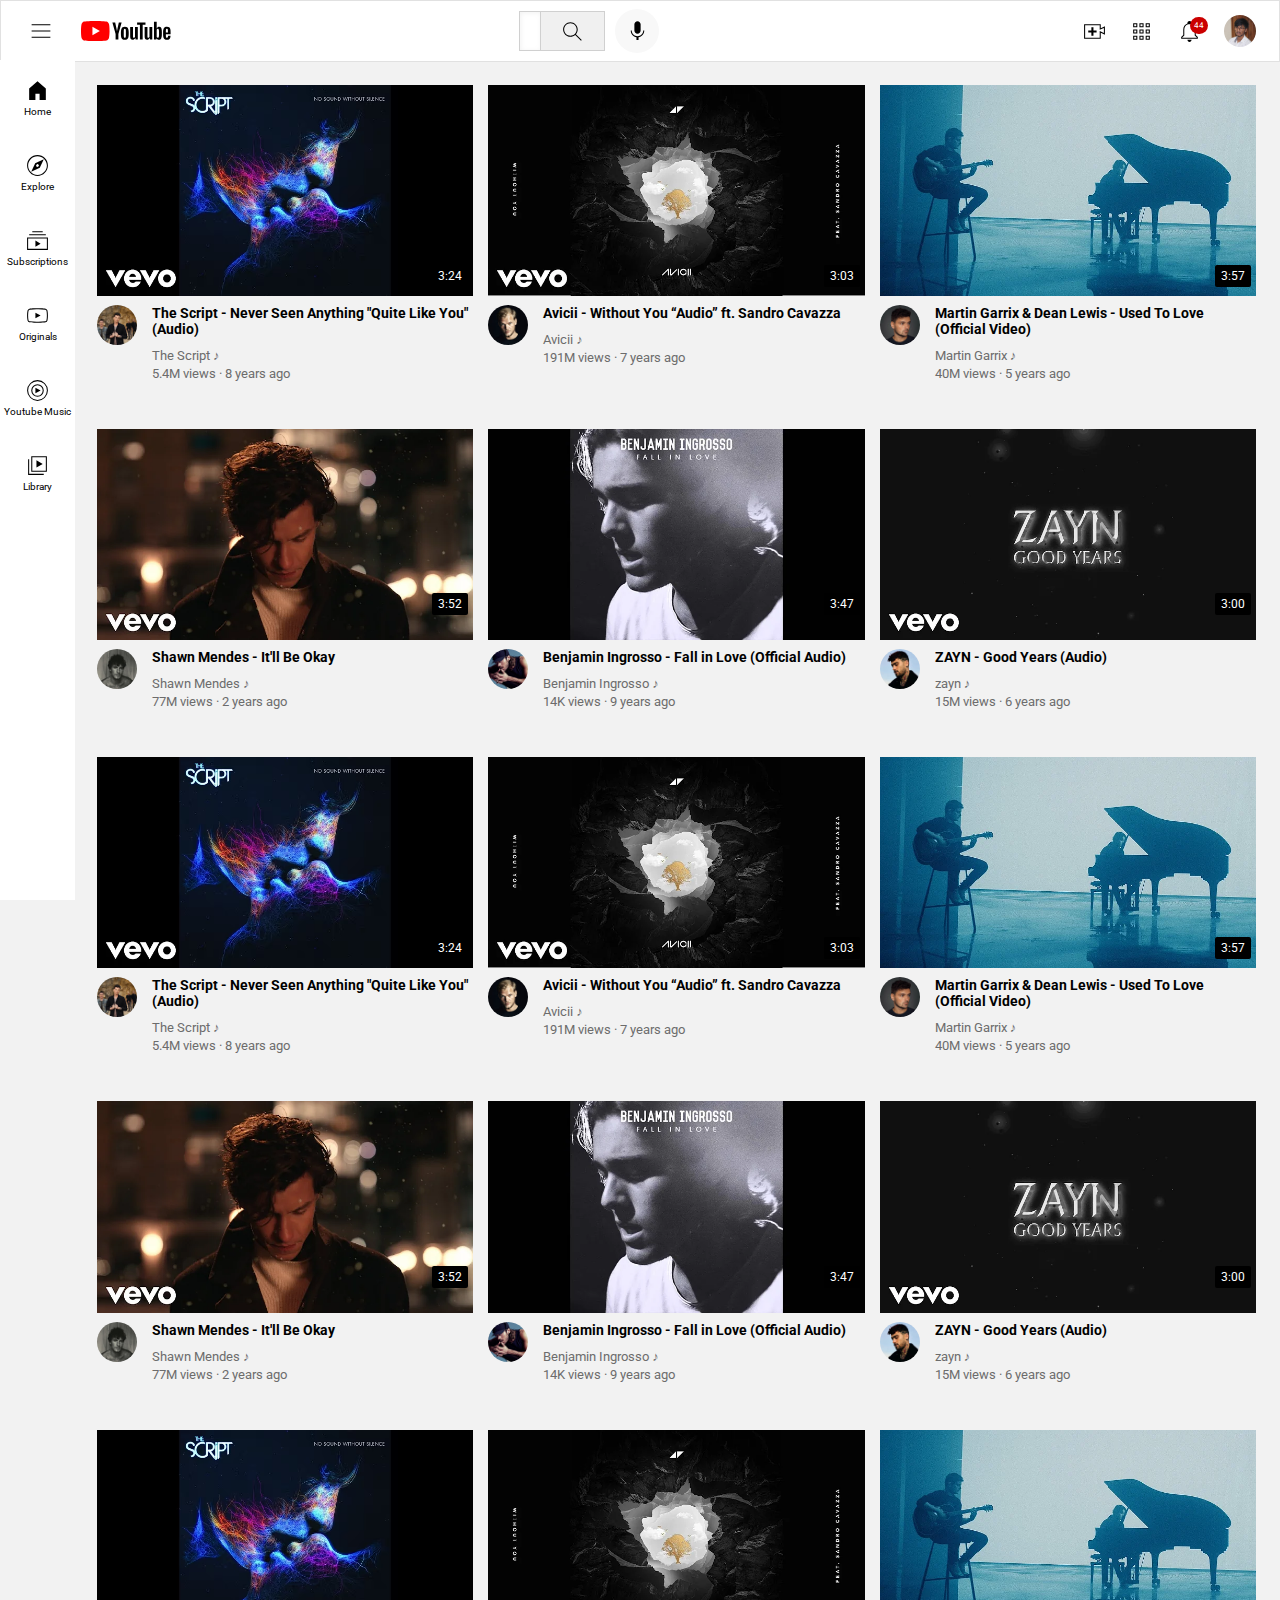
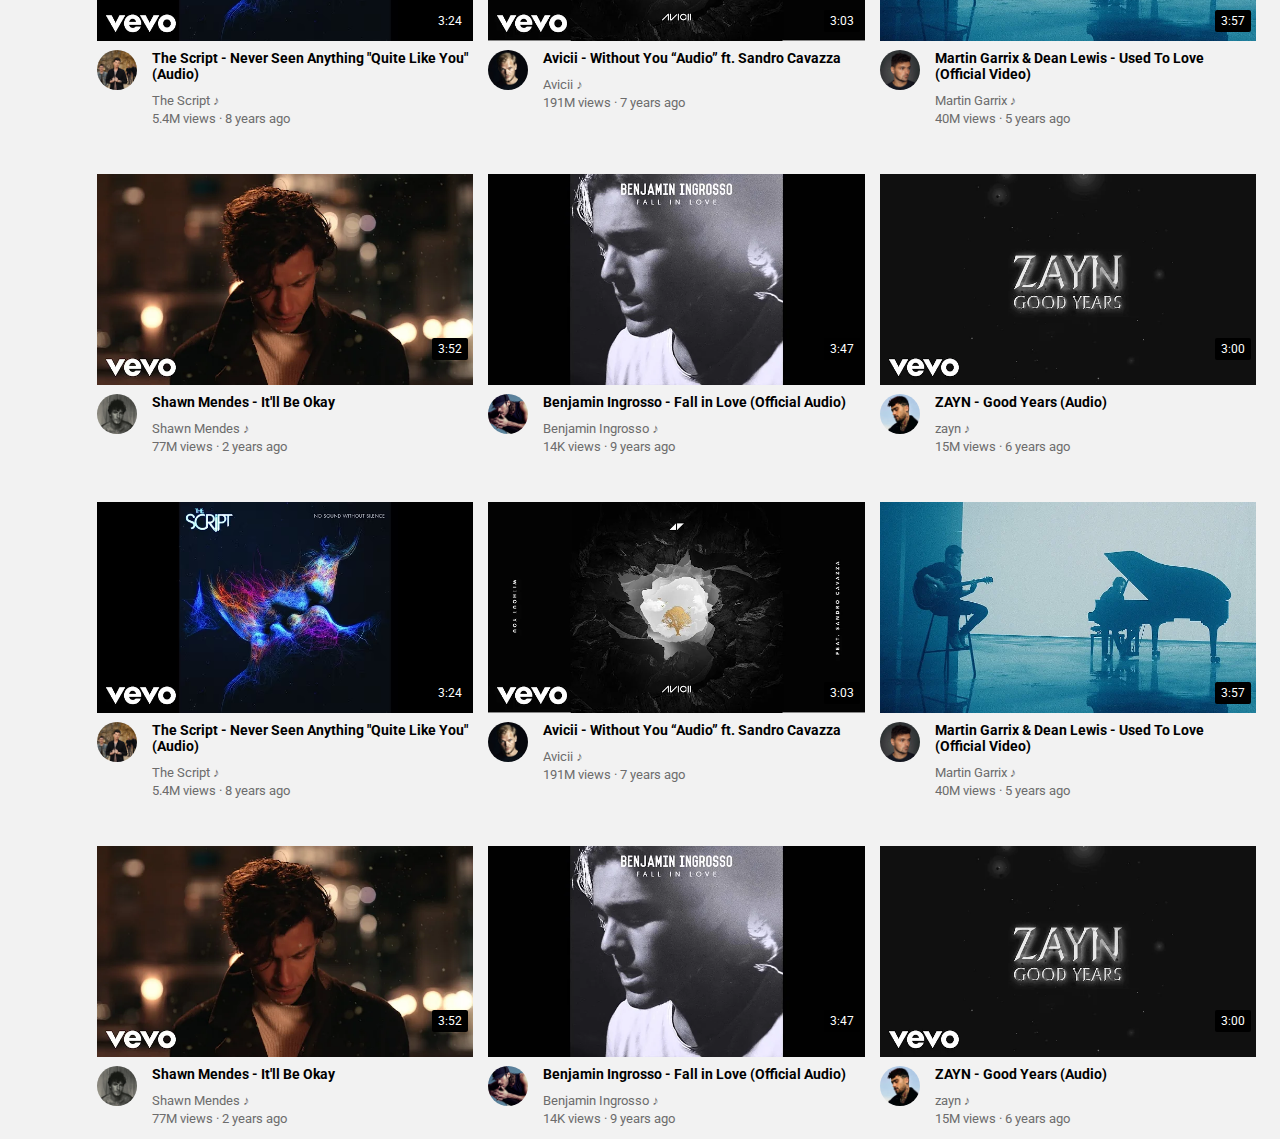
<file: index.html>
<!DOCTYPE html>

<!-- 
Start date-18-12-2024
End date-31-12-2024 
-->

<html>

  <head>
    <title>Youtube Clone</title>
    <link rel="stylesheet" href="header.css">
    <link rel="stylesheet" href="sidebar.css">
    <link rel="stylesheet" href="general.css">
    <link rel="stylesheet" href="section.css">

    <link rel="preconnect" href="https://fonts.googleapis.com">
    <link rel="preconnect" href="https://fonts.gstatic.com" crossorigin>
    <link href="https://fonts.googleapis.com/css2?family=Roboto&display=swap" rel="stylesheet">
  </head>

  <body>

    <header>
      <div class="left-section">
        <img class="hamburger-menu" src="header-icons/hamburger-menu.svg">
        <img class="youtube-logo" src="header-icons/youtube-logo.svg">
      </div>

      <div class="middle-section">
        <input class="input" type="text" placeholder="Search">
        <button class="search">
          <img style="height: 25px; padding-bottom: 5px;" src="header-icons/search.svg">
          <div class="search-tooltip">Search</div>
        </button>
        <button class="voice-search-icon">
          <img style="height: 25px; padding-bottom: 5px;" src="header-icons/voice-search-icon.svg">
          <div class="voice-tooltip">Search with your voice</div>
        </button>
      </div>

      <div class="right-section">
        <div class="upload-icon">
          <img class="upload" src="header-icons/upload.svg">
          <div class="tooltip">Create</div>
        </div>
        <div class="youtube-apps-icon">
          <img class="youtube-apps" src="header-icons/youtube-apps.svg">
          <div class="tooltip">Youtube Apps</div>
        </div>
        <div class="notifications-icon">
          <img class="notifications" src="header-icons/notifications.svg">
          <div class="tooltip">Notifications</div>
          <p>44</p>
        </div>
        <div class="profile-photo-icon">
          <img class="profile-photo" src="header-icons/profile-photo.jpg">
          <div class="tooltip">View Profile</div>
        </div>
      </div>
    </header>




    <nav>
      <div class="sidebar-link">
        <img src="sidebar-icons/home.svg">
        <div>Home</div>
      </div>
      <div class="sidebar-link">
        <img src="sidebar-icons/explore.svg">
        <div>Explore</div>
      </div>
      <div class="sidebar-link">
        <img src="sidebar-icons/subscriptions.svg">
        <div>Subscriptions</div>
      </div>
      <div class="sidebar-link">
        <img src="sidebar-icons/originals.svg">
        <div>Originals</div>
      </div>
      <div class="sidebar-link">
        <img src="sidebar-icons/youtube-music.svg">
        <div>Youtube Music</div>
      </div>
      <div class="sidebar-link">
        <img src="sidebar-icons/library.svg">
        <div>Library</div>
      </div>
    </nav>



    <section>

      <div class="video-preview">
        <div><a href="https://www.youtube.com/watch?v=gDxdkSkkM0Q"><img src="Thumbnails/Tn1.avif"></a></div>
        <div class="video-description">
          <div><a href="https://www.youtube.com/@TheScriptVEVO"><img src="Thumbnails/Tn1-channel.jpg"></a></div>
          <div class="information">
            <p><a class="video-title" href="https://www.youtube.com/watch?v=gDxdkSkkM0Q">The Script - Never Seen Anything "Quite Like You" (Audio)</a></p>
            <p class="channel-name">The Script &#9834;</p>
            <p class="video-reach">5.4M views &#183; 8 years ago</p>
          </div>
        </div>
        <div><p class="video-time">3:24</p></div>
      </div>

      <div class="video-preview">
        <div><a href="https://www.youtube.com/watch?v=WRz2MxhAdJo"><img src="Thumbnails/Tn2.webp"></a></div>
        <div class="video-description">
          <div><a href="https://www.youtube.com/@aviciivevo"><img src="Thumbnails/Tn2-channel.jpg"></a></div>
          <div class="information">
            <p><a class="video-title" href="https://www.youtube.com/watch?v=WRz2MxhAdJo">Avicii - Without You “Audio” ft. Sandro Cavazza</a></p>
            <p class="channel-name">Avicii &#9834;</p>
            <p class="video-reach">191M views &#183; 7 years ago</p>
          </div>
        </div>
        <div><p class="video-time">3:03</p></div>
      </div>


      <div class="video-preview">
        <div><a href="https://www.youtube.com/watch?v=LEh9F67Z5n8"><img src="Thumbnails/Tn3.webp"></a></div>
        <div class="video-description">
          <div><a href="https://www.youtube.com/@MartinGarrix"><img src="Thumbnails/Tn3-channel.jpg"></a></div>
          <div class="information">
            <p><a class="video-title" href="https://www.youtube.com/watch?v=LEh9F67Z5n8">Martin Garrix & Dean Lewis - Used To Love (Official Video)</a></p>
            <p class="channel-name">Martin Garrix &#9834;</p>
            <p class="video-reach">40M views &#183; 5 years ago</p>
          </div>
        </div>
        <div><p class="video-time">3:57</p></div>
      </div>


      <div class="video-preview">
        <div><a href="https://www.youtube.com/watch?v=KrgJp7Z1Hv8"><img src="Thumbnails/Tn4.webp"></a></div>
        <div class="video-description">
          <div><a href="https://www.youtube.com/@shawnmendesvevo"><img src="Thumbnails/Tn4-channel.jpg"></a></div>
          <div class="information">
            <p><a class="video-title" href="https://www.youtube.com/watch?v=KrgJp7Z1Hv8">Shawn Mendes - It'll Be Okay</a></p>
            <p class="channel-name">Shawn Mendes &#9834;</p>
            <p class="video-reach">77M views &#183; 2 years ago</p>
          </div>
        </div>
        <div><p class="video-time">3:52</p></div>
      </div>


      <div class="video-preview">
        <div><a href="https://www.youtube.com/watch?v=LpMTkHbWuVA"><img src="Thumbnails/Tn5.webp"></a></div>
        <div class="video-description">
          <div><a href="https://www.youtube.com/channel/UCCEtH_fXkpCK_49mIci_sww"><img src="Thumbnails/Tn5-channel.jpg"></a></div>
          <div class="information">
            <p><a class="video-title" href="https://www.youtube.com/watch?v=LpMTkHbWuVA">Benjamin Ingrosso - Fall in Love (Official Audio)</a></p>
            <p class="channel-name">Benjamin Ingrosso &#9834;</p>
            <p class="video-reach">14K views &#183; 9 years ago</p>
          </div>
        </div>
        <div><p class="video-time">3:47</p></div>
      </div>


      <div class="video-preview">
        <div><a href="https://www.youtube.com/watch?v=EB32NhsQGJA"><img src="Thumbnails/Tn6.webp"></a></div>
        <div class="video-description">
          <div><a href="https://www.youtube.com/@ZaynVEVO"><img src="Thumbnails/Tn6-channel.jpg"></a></div>
          <div class="information">
            <p><a class="video-title" href="https://www.youtube.com/watch?v=EB32NhsQGJA">ZAYN - Good Years (Audio)</a></p>
            <p class="channel-name">zayn &#9834;</p>
            <p class="video-reach">15M views &#183; 6 years ago</p>
          </div>
        </div>
        <div><p class="video-time">3:00</p></div>
      </div>

      <div class="video-preview">
        <div><a href="https://www.youtube.com/watch?v=gDxdkSkkM0Q"><img src="Thumbnails/Tn1.avif"></a></div>
        <div class="video-description">
          <div><a href="https://www.youtube.com/@TheScriptVEVO"><img src="Thumbnails/Tn1-channel.jpg"></a></div>
          <div class="information">
            <p><a class="video-title" href="https://www.youtube.com/watch?v=gDxdkSkkM0Q">The Script - Never Seen Anything "Quite Like You" (Audio)</a></p>
            <p class="channel-name">The Script &#9834;</p>
            <p class="video-reach">5.4M views &#183; 8 years ago</p>
          </div>
        </div>
        <div><p class="video-time">3:24</p></div>
      </div>

      <div class="video-preview">
        <div><a href="https://www.youtube.com/watch?v=WRz2MxhAdJo"><img src="Thumbnails/Tn2.webp"></a></div>
        <div class="video-description">
          <div><a href="https://www.youtube.com/@aviciivevo"><img src="Thumbnails/Tn2-channel.jpg"></a></div>
          <div class="information">
            <p><a class="video-title" href="https://www.youtube.com/watch?v=WRz2MxhAdJo">Avicii - Without You “Audio” ft. Sandro Cavazza</a></p>
            <p class="channel-name">Avicii &#9834;</p>
            <p class="video-reach">191M views &#183; 7 years ago</p>
          </div>
        </div>
        <div><p class="video-time">3:03</p></div>
      </div>


      <div class="video-preview">
        <div><a href="https://www.youtube.com/watch?v=LEh9F67Z5n8"><img src="Thumbnails/Tn3.webp"></a></div>
        <div class="video-description">
          <div><a href="https://www.youtube.com/@MartinGarrix"><img src="Thumbnails/Tn3-channel.jpg"></a></div>
          <div class="information">
            <p><a class="video-title" href="https://www.youtube.com/watch?v=LEh9F67Z5n8">Martin Garrix & Dean Lewis - Used To Love (Official Video)</a></p>
            <p class="channel-name">Martin Garrix &#9834;</p>
            <p class="video-reach">40M views &#183; 5 years ago</p>
          </div>
        </div>
        <div><p class="video-time">3:57</p></div>
      </div>


      <div class="video-preview">
        <div><a href="https://www.youtube.com/watch?v=KrgJp7Z1Hv8"><img src="Thumbnails/Tn4.webp"></a></div>
        <div class="video-description">
          <div><a href="https://www.youtube.com/@shawnmendesvevo"><img src="Thumbnails/Tn4-channel.jpg"></a></div>
          <div class="information">
            <p><a class="video-title" href="https://www.youtube.com/watch?v=KrgJp7Z1Hv8">Shawn Mendes - It'll Be Okay</a></p>
            <p class="channel-name">Shawn Mendes &#9834;</p>
            <p class="video-reach">77M views &#183; 2 years ago</p>
          </div>
        </div>
        <div><p class="video-time">3:52</p></div>
      </div>


      <div class="video-preview">
        <div><a href="https://www.youtube.com/watch?v=LpMTkHbWuVA"><img src="Thumbnails/Tn5.webp"></a></div>
        <div class="video-description">
          <div><a href="https://www.youtube.com/channel/UCCEtH_fXkpCK_49mIci_sww"><img src="Thumbnails/Tn5-channel.jpg"></a></div>
          <div class="information">
            <p><a class="video-title" href="https://www.youtube.com/watch?v=LpMTkHbWuVA">Benjamin Ingrosso - Fall in Love (Official Audio)</a></p>
            <p class="channel-name">Benjamin Ingrosso &#9834;</p>
            <p class="video-reach">14K views &#183; 9 years ago</p>
          </div>
        </div>
        <div><p class="video-time">3:47</p></div>
      </div>


      <div class="video-preview">
        <div><a href="https://www.youtube.com/watch?v=EB32NhsQGJA"><img src="Thumbnails/Tn6.webp"></a></div>
        <div class="video-description">
          <div><a href="https://www.youtube.com/@ZaynVEVO"><img src="Thumbnails/Tn6-channel.jpg"></a></div>
          <div class="information">
            <p><a class="video-title" href="https://www.youtube.com/watch?v=EB32NhsQGJA">ZAYN - Good Years (Audio)</a></p>
            <p class="channel-name">zayn &#9834;</p>
            <p class="video-reach">15M views &#183; 6 years ago</p>
          </div>
        </div>
        <div><p class="video-time">3:00</p></div>
      </div>

      <div class="video-preview">
        <div><a href="https://www.youtube.com/watch?v=gDxdkSkkM0Q"><img src="Thumbnails/Tn1.avif"></a></div>
        <div class="video-description">
          <div><a href="https://www.youtube.com/@TheScriptVEVO"><img src="Thumbnails/Tn1-channel.jpg"></a></div>
          <div class="information">
            <p><a class="video-title" href="https://www.youtube.com/watch?v=gDxdkSkkM0Q">The Script - Never Seen Anything "Quite Like You" (Audio)</a></p>
            <p class="channel-name">The Script &#9834;</p>
            <p class="video-reach">5.4M views &#183; 8 years ago</p>
          </div>
        </div>
        <div><p class="video-time">3:24</p></div>
      </div>

      <div class="video-preview">
        <div><a href="https://www.youtube.com/watch?v=WRz2MxhAdJo"><img src="Thumbnails/Tn2.webp"></a></div>
        <div class="video-description">
          <div><a href="https://www.youtube.com/@aviciivevo"><img src="Thumbnails/Tn2-channel.jpg"></a></div>
          <div class="information">
            <p><a class="video-title" href="https://www.youtube.com/watch?v=WRz2MxhAdJo">Avicii - Without You “Audio” ft. Sandro Cavazza</a></p>
            <p class="channel-name">Avicii &#9834;</p>
            <p class="video-reach">191M views &#183; 7 years ago</p>
          </div>
        </div>
        <div><p class="video-time">3:03</p></div>
      </div>


      <div class="video-preview">
        <div><a href="https://www.youtube.com/watch?v=LEh9F67Z5n8"><img src="Thumbnails/Tn3.webp"></a></div>
        <div class="video-description">
          <div><a href="https://www.youtube.com/@MartinGarrix"><img src="Thumbnails/Tn3-channel.jpg"></a></div>
          <div class="information">
            <p><a class="video-title" href="https://www.youtube.com/watch?v=LEh9F67Z5n8">Martin Garrix & Dean Lewis - Used To Love (Official Video)</a></p>
            <p class="channel-name">Martin Garrix &#9834;</p>
            <p class="video-reach">40M views &#183; 5 years ago</p>
          </div>
        </div>
        <div><p class="video-time">3:57</p></div>
      </div>


      <div class="video-preview">
        <div><a href="https://www.youtube.com/watch?v=KrgJp7Z1Hv8"><img src="Thumbnails/Tn4.webp"></a></div>
        <div class="video-description">
          <div><a href="https://www.youtube.com/@shawnmendesvevo"><img src="Thumbnails/Tn4-channel.jpg"></a></div>
          <div class="information">
            <p><a class="video-title" href="https://www.youtube.com/watch?v=KrgJp7Z1Hv8">Shawn Mendes - It'll Be Okay</a></p>
            <p class="channel-name">Shawn Mendes &#9834;</p>
            <p class="video-reach">77M views &#183; 2 years ago</p>
          </div>
        </div>
        <div><p class="video-time">3:52</p></div>
      </div>


      <div class="video-preview">
        <div><a href="https://www.youtube.com/watch?v=LpMTkHbWuVA"><img src="Thumbnails/Tn5.webp"></a></div>
        <div class="video-description">
          <div><a href="https://www.youtube.com/channel/UCCEtH_fXkpCK_49mIci_sww"><img src="Thumbnails/Tn5-channel.jpg"></a></div>
          <div class="information">
            <p><a class="video-title" href="https://www.youtube.com/watch?v=LpMTkHbWuVA">Benjamin Ingrosso - Fall in Love (Official Audio)</a></p>
            <p class="channel-name">Benjamin Ingrosso &#9834;</p>
            <p class="video-reach">14K views &#183; 9 years ago</p>
          </div>
        </div>
        <div><p class="video-time">3:47</p></div>
      </div>


      <div class="video-preview">
        <div><a href="https://www.youtube.com/watch?v=EB32NhsQGJA"><img src="Thumbnails/Tn6.webp"></a></div>
        <div class="video-description">
          <div><a href="https://www.youtube.com/@ZaynVEVO"><img src="Thumbnails/Tn6-channel.jpg"></a></div>
          <div class="information">
            <p><a class="video-title" href="https://www.youtube.com/watch?v=EB32NhsQGJA">ZAYN - Good Years (Audio)</a></p>
            <p class="channel-name">zayn &#9834;</p>
            <p class="video-reach">15M views &#183; 6 years ago</p>
          </div>
        </div>
        <div><p class="video-time">3:00</p></div>
      </div>

      <div class="video-preview">
        <div><a href="https://www.youtube.com/watch?v=gDxdkSkkM0Q"><img src="Thumbnails/Tn1.avif"></a></div>
        <div class="video-description">
          <div><a href="https://www.youtube.com/@TheScriptVEVO"><img src="Thumbnails/Tn1-channel.jpg"></a></div>
          <div class="information">
            <p><a class="video-title" href="https://www.youtube.com/watch?v=gDxdkSkkM0Q">The Script - Never Seen Anything "Quite Like You" (Audio)</a></p>
            <p class="channel-name">The Script &#9834;</p>
            <p class="video-reach">5.4M views &#183; 8 years ago</p>
          </div>
        </div>
        <div><p class="video-time">3:24</p></div>
      </div>

      <div class="video-preview">
        <div><a href="https://www.youtube.com/watch?v=WRz2MxhAdJo"><img src="Thumbnails/Tn2.webp"></a></div>
        <div class="video-description">
          <div><a href="https://www.youtube.com/@aviciivevo"><img src="Thumbnails/Tn2-channel.jpg"></a></div>
          <div class="information">
            <p><a class="video-title" href="https://www.youtube.com/watch?v=WRz2MxhAdJo">Avicii - Without You “Audio” ft. Sandro Cavazza</a></p>
            <p class="channel-name">Avicii &#9834;</p>
            <p class="video-reach">191M views &#183; 7 years ago</p>
          </div>
        </div>
        <div><p class="video-time">3:03</p></div>
      </div>


      <div class="video-preview">
        <div><a href="https://www.youtube.com/watch?v=LEh9F67Z5n8"><img src="Thumbnails/Tn3.webp"></a></div>
        <div class="video-description">
          <div><a href="https://www.youtube.com/@MartinGarrix"><img src="Thumbnails/Tn3-channel.jpg"></a></div>
          <div class="information">
            <p><a class="video-title" href="https://www.youtube.com/watch?v=LEh9F67Z5n8">Martin Garrix & Dean Lewis - Used To Love (Official Video)</a></p>
            <p class="channel-name">Martin Garrix &#9834;</p>
            <p class="video-reach">40M views &#183; 5 years ago</p>
          </div>
        </div>
        <div><p class="video-time">3:57</p></div>
      </div>


      <div class="video-preview">
        <div><a href="https://www.youtube.com/watch?v=KrgJp7Z1Hv8"><img src="Thumbnails/Tn4.webp"></a></div>
        <div class="video-description">
          <div><a href="https://www.youtube.com/@shawnmendesvevo"><img src="Thumbnails/Tn4-channel.jpg"></a></div>
          <div class="information">
            <p><a class="video-title" href="https://www.youtube.com/watch?v=KrgJp7Z1Hv8">Shawn Mendes - It'll Be Okay</a></p>
            <p class="channel-name">Shawn Mendes &#9834;</p>
            <p class="video-reach">77M views &#183; 2 years ago</p>
          </div>
        </div>
        <div><p class="video-time">3:52</p></div>
      </div>


      <div class="video-preview">
        <div><a href="https://www.youtube.com/watch?v=LpMTkHbWuVA"><img src="Thumbnails/Tn5.webp"></a></div>
        <div class="video-description">
          <div><a href="https://www.youtube.com/channel/UCCEtH_fXkpCK_49mIci_sww"><img src="Thumbnails/Tn5-channel.jpg"></a></div>
          <div class="information">
            <p><a class="video-title" href="https://www.youtube.com/watch?v=LpMTkHbWuVA">Benjamin Ingrosso - Fall in Love (Official Audio)</a></p>
            <p class="channel-name">Benjamin Ingrosso &#9834;</p>
            <p class="video-reach">14K views &#183; 9 years ago</p>
          </div>
        </div>
        <div><p class="video-time">3:47</p></div>
      </div>


      <div class="video-preview">
        <div><a href="https://www.youtube.com/watch?v=EB32NhsQGJA"><img src="Thumbnails/Tn6.webp"></a></div>
        <div class="video-description">
          <div><a href="https://www.youtube.com/@ZaynVEVO"><img src="Thumbnails/Tn6-channel.jpg"></a></div>
          <div class="information">
            <p><a class="video-title" href="https://www.youtube.com/watch?v=EB32NhsQGJA">ZAYN - Good Years (Audio)</a></p>
            <p class="channel-name">zayn &#9834;</p>
            <p class="video-reach">15M views &#183; 6 years ago</p>
          </div>
        </div>
        <div><p class="video-time">3:00</p></div>
      </div>

    </section>
  </body>
</html>
</file>
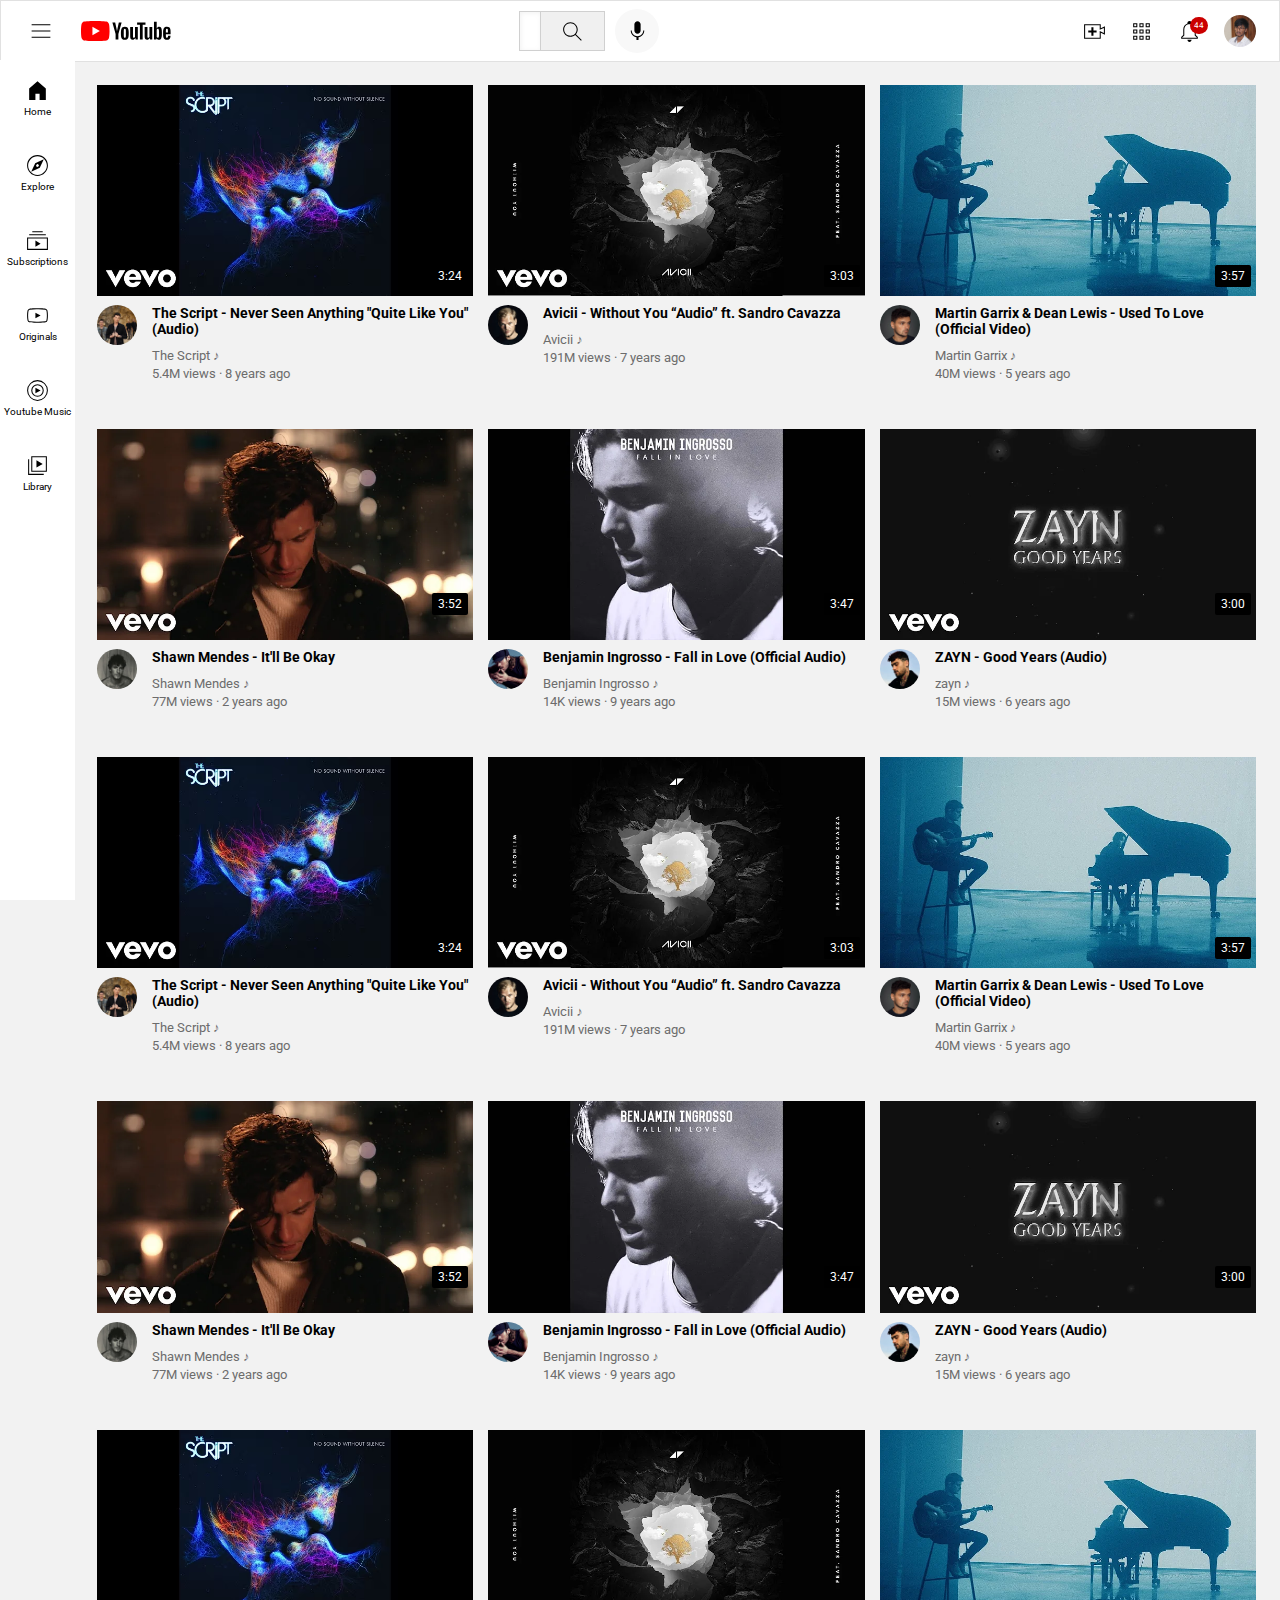
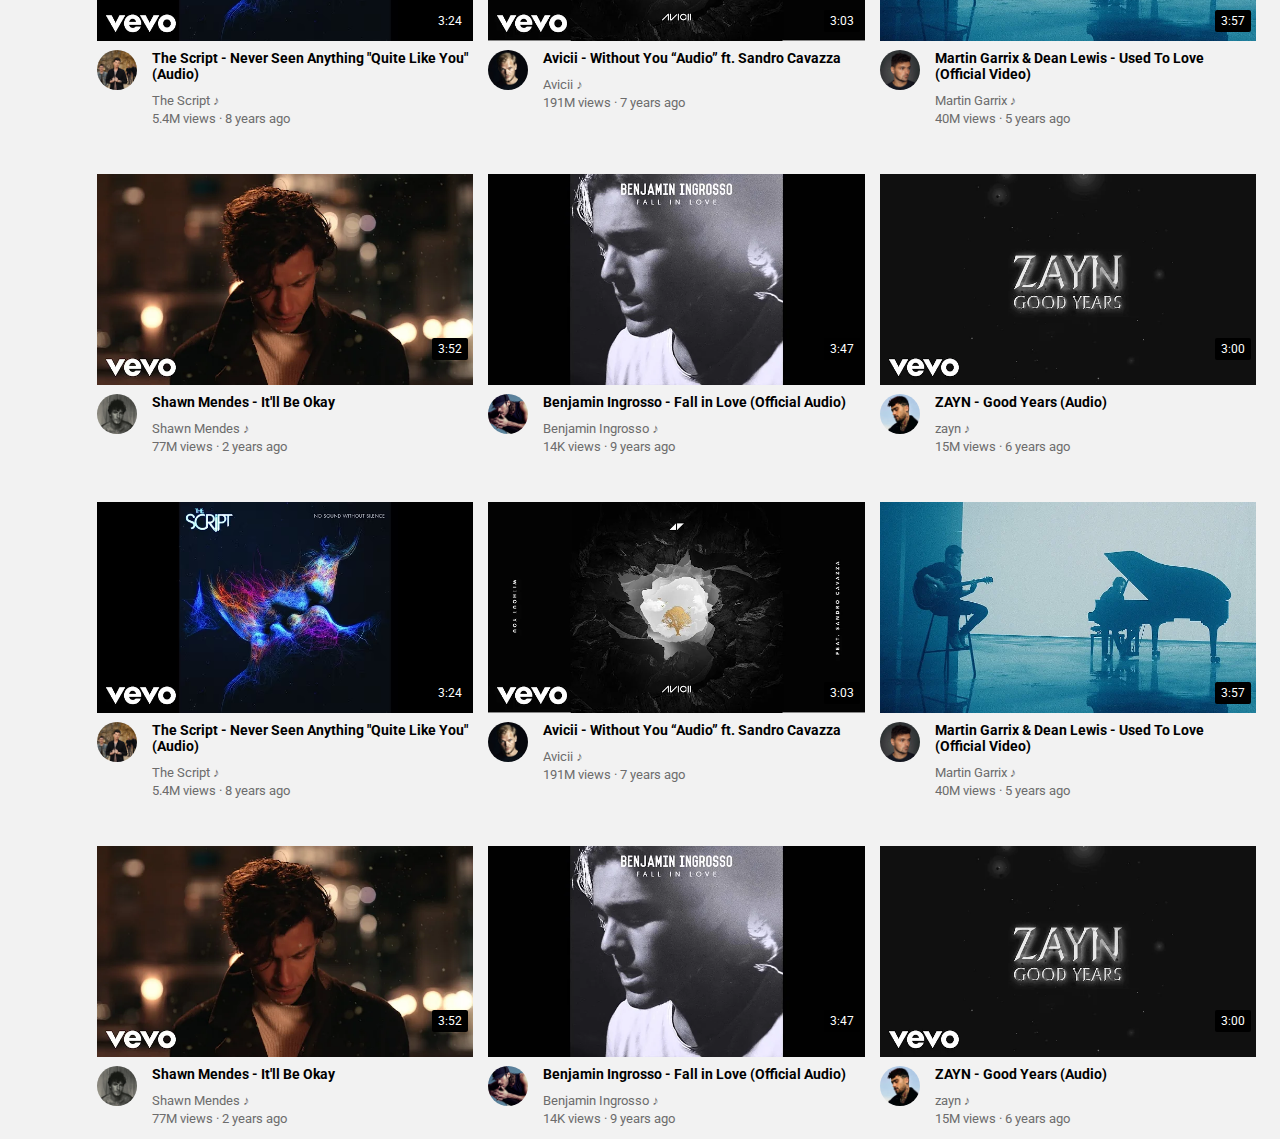
<file: youtubeclone.html>
<!DOCTYPE html>

<!-- 
Start date-18-12-2024
End date-31-12-2024 
-->

<html>

  <head>
    <title>Youtube Clone</title>
    <link rel="stylesheet" href="header.css">
    <link rel="stylesheet" href="sidebar.css">
    <link rel="stylesheet" href="general.css">
    <link rel="stylesheet" href="section.css">

    <link rel="preconnect" href="https://fonts.googleapis.com">
    <link rel="preconnect" href="https://fonts.gstatic.com" crossorigin>
    <link href="https://fonts.googleapis.com/css2?family=Roboto&display=swap" rel="stylesheet">
  </head>

  <body>

    <header>
      <div class="left-section">
        <img class="hamburger-menu" src="header-icons/hamburger-menu.svg">
        <img class="youtube-logo" src="header-icons/youtube-logo.svg">
      </div>

      <div class="middle-section">
        <input class="input" type="text" placeholder="Search">
        <button class="search">
          <img style="height: 25px; padding-bottom: 5px;" src="header-icons/search.svg">
          <div class="search-tooltip">Search</div>
        </button>
        <button class="voice-search-icon">
          <img style="height: 25px; padding-bottom: 5px;" src="header-icons/voice-search-icon.svg">
          <div class="voice-tooltip">Search with your voice</div>
        </button>
      </div>

      <div class="right-section">
        <div class="upload-icon">
          <img class="upload" src="header-icons/upload.svg">
          <div class="tooltip">Create</div>
        </div>
        <div class="youtube-apps-icon">
          <img class="youtube-apps" src="header-icons/youtube-apps.svg">
          <div class="tooltip">Youtube Apps</div>
        </div>
        <div class="notifications-icon">
          <img class="notifications" src="header-icons/notifications.svg">
          <div class="tooltip">Notifications</div>
          <p>44</p>
        </div>
        <div class="profile-photo-icon">
          <img class="profile-photo" src="header-icons/profile-photo.jpg">
          <div class="tooltip">View Profile</div>
        </div>
      </div>
    </header>




    <nav>
      <div class="sidebar-link">
        <img src="sidebar-icons/home.svg">
        <div>Home</div>
      </div>
      <div class="sidebar-link">
        <img src="sidebar-icons/explore.svg">
        <div>Explore</div>
      </div>
      <div class="sidebar-link">
        <img src="sidebar-icons/subscriptions.svg">
        <div>Subscriptions</div>
      </div>
      <div class="sidebar-link">
        <img src="sidebar-icons/originals.svg">
        <div>Originals</div>
      </div>
      <div class="sidebar-link">
        <img src="sidebar-icons/youtube-music.svg">
        <div>Youtube Music</div>
      </div>
      <div class="sidebar-link">
        <img src="sidebar-icons/library.svg">
        <div>Library</div>
      </div>
    </nav>



    <section>

      <div class="video-preview">
        <div><a href="https://www.youtube.com/watch?v=gDxdkSkkM0Q"><img src="Thumbnails/Tn1.avif"></a></div>
        <div class="video-description">
          <div><a href="https://www.youtube.com/@TheScriptVEVO"><img src="Thumbnails/Tn1-channel.jpg"></a></div>
          <div class="information">
            <p><a class="video-title" href="https://www.youtube.com/watch?v=gDxdkSkkM0Q">The Script - Never Seen Anything "Quite Like You" (Audio)</a></p>
            <p class="channel-name">The Script &#9834;</p>
            <p class="video-reach">5.4M views &#183; 8 years ago</p>
          </div>
        </div>
        <div><p class="video-time">3:24</p></div>
      </div>

      <div class="video-preview">
        <div><a href="https://www.youtube.com/watch?v=WRz2MxhAdJo"><img src="Thumbnails/Tn2.webp"></a></div>
        <div class="video-description">
          <div><a href="https://www.youtube.com/@aviciivevo"><img src="Thumbnails/Tn2-channel.jpg"></a></div>
          <div class="information">
            <p><a class="video-title" href="https://www.youtube.com/watch?v=WRz2MxhAdJo">Avicii - Without You “Audio” ft. Sandro Cavazza</a></p>
            <p class="channel-name">Avicii &#9834;</p>
            <p class="video-reach">191M views &#183; 7 years ago</p>
          </div>
        </div>
        <div><p class="video-time">3:03</p></div>
      </div>


      <div class="video-preview">
        <div><a href="https://www.youtube.com/watch?v=LEh9F67Z5n8"><img src="Thumbnails/Tn3.webp"></a></div>
        <div class="video-description">
          <div><a href="https://www.youtube.com/@MartinGarrix"><img src="Thumbnails/Tn3-channel.jpg"></a></div>
          <div class="information">
            <p><a class="video-title" href="https://www.youtube.com/watch?v=LEh9F67Z5n8">Martin Garrix & Dean Lewis - Used To Love (Official Video)</a></p>
            <p class="channel-name">Martin Garrix &#9834;</p>
            <p class="video-reach">40M views &#183; 5 years ago</p>
          </div>
        </div>
        <div><p class="video-time">3:57</p></div>
      </div>


      <div class="video-preview">
        <div><a href="https://www.youtube.com/watch?v=KrgJp7Z1Hv8"><img src="Thumbnails/Tn4.webp"></a></div>
        <div class="video-description">
          <div><a href="https://www.youtube.com/@shawnmendesvevo"><img src="Thumbnails/Tn4-channel.jpg"></a></div>
          <div class="information">
            <p><a class="video-title" href="https://www.youtube.com/watch?v=KrgJp7Z1Hv8">Shawn Mendes - It'll Be Okay</a></p>
            <p class="channel-name">Shawn Mendes &#9834;</p>
            <p class="video-reach">77M views &#183; 2 years ago</p>
          </div>
        </div>
        <div><p class="video-time">3:52</p></div>
      </div>


      <div class="video-preview">
        <div><a href="https://www.youtube.com/watch?v=LpMTkHbWuVA"><img src="Thumbnails/Tn5.webp"></a></div>
        <div class="video-description">
          <div><a href="https://www.youtube.com/channel/UCCEtH_fXkpCK_49mIci_sww"><img src="Thumbnails/Tn5-channel.jpg"></a></div>
          <div class="information">
            <p><a class="video-title" href="https://www.youtube.com/watch?v=LpMTkHbWuVA">Benjamin Ingrosso - Fall in Love (Official Audio)</a></p>
            <p class="channel-name">Benjamin Ingrosso &#9834;</p>
            <p class="video-reach">14K views &#183; 9 years ago</p>
          </div>
        </div>
        <div><p class="video-time">3:47</p></div>
      </div>


      <div class="video-preview">
        <div><a href="https://www.youtube.com/watch?v=EB32NhsQGJA"><img src="Thumbnails/Tn6.webp"></a></div>
        <div class="video-description">
          <div><a href="https://www.youtube.com/@ZaynVEVO"><img src="Thumbnails/Tn6-channel.jpg"></a></div>
          <div class="information">
            <p><a class="video-title" href="https://www.youtube.com/watch?v=EB32NhsQGJA">ZAYN - Good Years (Audio)</a></p>
            <p class="channel-name">zayn &#9834;</p>
            <p class="video-reach">15M views &#183; 6 years ago</p>
          </div>
        </div>
        <div><p class="video-time">3:00</p></div>
      </div>

      <div class="video-preview">
        <div><a href="https://www.youtube.com/watch?v=gDxdkSkkM0Q"><img src="Thumbnails/Tn1.avif"></a></div>
        <div class="video-description">
          <div><a href="https://www.youtube.com/@TheScriptVEVO"><img src="Thumbnails/Tn1-channel.jpg"></a></div>
          <div class="information">
            <p><a class="video-title" href="https://www.youtube.com/watch?v=gDxdkSkkM0Q">The Script - Never Seen Anything "Quite Like You" (Audio)</a></p>
            <p class="channel-name">The Script &#9834;</p>
            <p class="video-reach">5.4M views &#183; 8 years ago</p>
          </div>
        </div>
        <div><p class="video-time">3:24</p></div>
      </div>

      <div class="video-preview">
        <div><a href="https://www.youtube.com/watch?v=WRz2MxhAdJo"><img src="Thumbnails/Tn2.webp"></a></div>
        <div class="video-description">
          <div><a href="https://www.youtube.com/@aviciivevo"><img src="Thumbnails/Tn2-channel.jpg"></a></div>
          <div class="information">
            <p><a class="video-title" href="https://www.youtube.com/watch?v=WRz2MxhAdJo">Avicii - Without You “Audio” ft. Sandro Cavazza</a></p>
            <p class="channel-name">Avicii &#9834;</p>
            <p class="video-reach">191M views &#183; 7 years ago</p>
          </div>
        </div>
        <div><p class="video-time">3:03</p></div>
      </div>


      <div class="video-preview">
        <div><a href="https://www.youtube.com/watch?v=LEh9F67Z5n8"><img src="Thumbnails/Tn3.webp"></a></div>
        <div class="video-description">
          <div><a href="https://www.youtube.com/@MartinGarrix"><img src="Thumbnails/Tn3-channel.jpg"></a></div>
          <div class="information">
            <p><a class="video-title" href="https://www.youtube.com/watch?v=LEh9F67Z5n8">Martin Garrix & Dean Lewis - Used To Love (Official Video)</a></p>
            <p class="channel-name">Martin Garrix &#9834;</p>
            <p class="video-reach">40M views &#183; 5 years ago</p>
          </div>
        </div>
        <div><p class="video-time">3:57</p></div>
      </div>


      <div class="video-preview">
        <div><a href="https://www.youtube.com/watch?v=KrgJp7Z1Hv8"><img src="Thumbnails/Tn4.webp"></a></div>
        <div class="video-description">
          <div><a href="https://www.youtube.com/@shawnmendesvevo"><img src="Thumbnails/Tn4-channel.jpg"></a></div>
          <div class="information">
            <p><a class="video-title" href="https://www.youtube.com/watch?v=KrgJp7Z1Hv8">Shawn Mendes - It'll Be Okay</a></p>
            <p class="channel-name">Shawn Mendes &#9834;</p>
            <p class="video-reach">77M views &#183; 2 years ago</p>
          </div>
        </div>
        <div><p class="video-time">3:52</p></div>
      </div>


      <div class="video-preview">
        <div><a href="https://www.youtube.com/watch?v=LpMTkHbWuVA"><img src="Thumbnails/Tn5.webp"></a></div>
        <div class="video-description">
          <div><a href="https://www.youtube.com/channel/UCCEtH_fXkpCK_49mIci_sww"><img src="Thumbnails/Tn5-channel.jpg"></a></div>
          <div class="information">
            <p><a class="video-title" href="https://www.youtube.com/watch?v=LpMTkHbWuVA">Benjamin Ingrosso - Fall in Love (Official Audio)</a></p>
            <p class="channel-name">Benjamin Ingrosso &#9834;</p>
            <p class="video-reach">14K views &#183; 9 years ago</p>
          </div>
        </div>
        <div><p class="video-time">3:47</p></div>
      </div>


      <div class="video-preview">
        <div><a href="https://www.youtube.com/watch?v=EB32NhsQGJA"><img src="Thumbnails/Tn6.webp"></a></div>
        <div class="video-description">
          <div><a href="https://www.youtube.com/@ZaynVEVO"><img src="Thumbnails/Tn6-channel.jpg"></a></div>
          <div class="information">
            <p><a class="video-title" href="https://www.youtube.com/watch?v=EB32NhsQGJA">ZAYN - Good Years (Audio)</a></p>
            <p class="channel-name">zayn &#9834;</p>
            <p class="video-reach">15M views &#183; 6 years ago</p>
          </div>
        </div>
        <div><p class="video-time">3:00</p></div>
      </div>

      <div class="video-preview">
        <div><a href="https://www.youtube.com/watch?v=gDxdkSkkM0Q"><img src="Thumbnails/Tn1.avif"></a></div>
        <div class="video-description">
          <div><a href="https://www.youtube.com/@TheScriptVEVO"><img src="Thumbnails/Tn1-channel.jpg"></a></div>
          <div class="information">
            <p><a class="video-title" href="https://www.youtube.com/watch?v=gDxdkSkkM0Q">The Script - Never Seen Anything "Quite Like You" (Audio)</a></p>
            <p class="channel-name">The Script &#9834;</p>
            <p class="video-reach">5.4M views &#183; 8 years ago</p>
          </div>
        </div>
        <div><p class="video-time">3:24</p></div>
      </div>

      <div class="video-preview">
        <div><a href="https://www.youtube.com/watch?v=WRz2MxhAdJo"><img src="Thumbnails/Tn2.webp"></a></div>
        <div class="video-description">
          <div><a href="https://www.youtube.com/@aviciivevo"><img src="Thumbnails/Tn2-channel.jpg"></a></div>
          <div class="information">
            <p><a class="video-title" href="https://www.youtube.com/watch?v=WRz2MxhAdJo">Avicii - Without You “Audio” ft. Sandro Cavazza</a></p>
            <p class="channel-name">Avicii &#9834;</p>
            <p class="video-reach">191M views &#183; 7 years ago</p>
          </div>
        </div>
        <div><p class="video-time">3:03</p></div>
      </div>


      <div class="video-preview">
        <div><a href="https://www.youtube.com/watch?v=LEh9F67Z5n8"><img src="Thumbnails/Tn3.webp"></a></div>
        <div class="video-description">
          <div><a href="https://www.youtube.com/@MartinGarrix"><img src="Thumbnails/Tn3-channel.jpg"></a></div>
          <div class="information">
            <p><a class="video-title" href="https://www.youtube.com/watch?v=LEh9F67Z5n8">Martin Garrix & Dean Lewis - Used To Love (Official Video)</a></p>
            <p class="channel-name">Martin Garrix &#9834;</p>
            <p class="video-reach">40M views &#183; 5 years ago</p>
          </div>
        </div>
        <div><p class="video-time">3:57</p></div>
      </div>


      <div class="video-preview">
        <div><a href="https://www.youtube.com/watch?v=KrgJp7Z1Hv8"><img src="Thumbnails/Tn4.webp"></a></div>
        <div class="video-description">
          <div><a href="https://www.youtube.com/@shawnmendesvevo"><img src="Thumbnails/Tn4-channel.jpg"></a></div>
          <div class="information">
            <p><a class="video-title" href="https://www.youtube.com/watch?v=KrgJp7Z1Hv8">Shawn Mendes - It'll Be Okay</a></p>
            <p class="channel-name">Shawn Mendes &#9834;</p>
            <p class="video-reach">77M views &#183; 2 years ago</p>
          </div>
        </div>
        <div><p class="video-time">3:52</p></div>
      </div>


      <div class="video-preview">
        <div><a href="https://www.youtube.com/watch?v=LpMTkHbWuVA"><img src="Thumbnails/Tn5.webp"></a></div>
        <div class="video-description">
          <div><a href="https://www.youtube.com/channel/UCCEtH_fXkpCK_49mIci_sww"><img src="Thumbnails/Tn5-channel.jpg"></a></div>
          <div class="information">
            <p><a class="video-title" href="https://www.youtube.com/watch?v=LpMTkHbWuVA">Benjamin Ingrosso - Fall in Love (Official Audio)</a></p>
            <p class="channel-name">Benjamin Ingrosso &#9834;</p>
            <p class="video-reach">14K views &#183; 9 years ago</p>
          </div>
        </div>
        <div><p class="video-time">3:47</p></div>
      </div>


      <div class="video-preview">
        <div><a href="https://www.youtube.com/watch?v=EB32NhsQGJA"><img src="Thumbnails/Tn6.webp"></a></div>
        <div class="video-description">
          <div><a href="https://www.youtube.com/@ZaynVEVO"><img src="Thumbnails/Tn6-channel.jpg"></a></div>
          <div class="information">
            <p><a class="video-title" href="https://www.youtube.com/watch?v=EB32NhsQGJA">ZAYN - Good Years (Audio)</a></p>
            <p class="channel-name">zayn &#9834;</p>
            <p class="video-reach">15M views &#183; 6 years ago</p>
          </div>
        </div>
        <div><p class="video-time">3:00</p></div>
      </div>

      <div class="video-preview">
        <div><a href="https://www.youtube.com/watch?v=gDxdkSkkM0Q"><img src="Thumbnails/Tn1.avif"></a></div>
        <div class="video-description">
          <div><a href="https://www.youtube.com/@TheScriptVEVO"><img src="Thumbnails/Tn1-channel.jpg"></a></div>
          <div class="information">
            <p><a class="video-title" href="https://www.youtube.com/watch?v=gDxdkSkkM0Q">The Script - Never Seen Anything "Quite Like You" (Audio)</a></p>
            <p class="channel-name">The Script &#9834;</p>
            <p class="video-reach">5.4M views &#183; 8 years ago</p>
          </div>
        </div>
        <div><p class="video-time">3:24</p></div>
      </div>

      <div class="video-preview">
        <div><a href="https://www.youtube.com/watch?v=WRz2MxhAdJo"><img src="Thumbnails/Tn2.webp"></a></div>
        <div class="video-description">
          <div><a href="https://www.youtube.com/@aviciivevo"><img src="Thumbnails/Tn2-channel.jpg"></a></div>
          <div class="information">
            <p><a class="video-title" href="https://www.youtube.com/watch?v=WRz2MxhAdJo">Avicii - Without You “Audio” ft. Sandro Cavazza</a></p>
            <p class="channel-name">Avicii &#9834;</p>
            <p class="video-reach">191M views &#183; 7 years ago</p>
          </div>
        </div>
        <div><p class="video-time">3:03</p></div>
      </div>


      <div class="video-preview">
        <div><a href="https://www.youtube.com/watch?v=LEh9F67Z5n8"><img src="Thumbnails/Tn3.webp"></a></div>
        <div class="video-description">
          <div><a href="https://www.youtube.com/@MartinGarrix"><img src="Thumbnails/Tn3-channel.jpg"></a></div>
          <div class="information">
            <p><a class="video-title" href="https://www.youtube.com/watch?v=LEh9F67Z5n8">Martin Garrix & Dean Lewis - Used To Love (Official Video)</a></p>
            <p class="channel-name">Martin Garrix &#9834;</p>
            <p class="video-reach">40M views &#183; 5 years ago</p>
          </div>
        </div>
        <div><p class="video-time">3:57</p></div>
      </div>


      <div class="video-preview">
        <div><a href="https://www.youtube.com/watch?v=KrgJp7Z1Hv8"><img src="Thumbnails/Tn4.webp"></a></div>
        <div class="video-description">
          <div><a href="https://www.youtube.com/@shawnmendesvevo"><img src="Thumbnails/Tn4-channel.jpg"></a></div>
          <div class="information">
            <p><a class="video-title" href="https://www.youtube.com/watch?v=KrgJp7Z1Hv8">Shawn Mendes - It'll Be Okay</a></p>
            <p class="channel-name">Shawn Mendes &#9834;</p>
            <p class="video-reach">77M views &#183; 2 years ago</p>
          </div>
        </div>
        <div><p class="video-time">3:52</p></div>
      </div>


      <div class="video-preview">
        <div><a href="https://www.youtube.com/watch?v=LpMTkHbWuVA"><img src="Thumbnails/Tn5.webp"></a></div>
        <div class="video-description">
          <div><a href="https://www.youtube.com/channel/UCCEtH_fXkpCK_49mIci_sww"><img src="Thumbnails/Tn5-channel.jpg"></a></div>
          <div class="information">
            <p><a class="video-title" href="https://www.youtube.com/watch?v=LpMTkHbWuVA">Benjamin Ingrosso - Fall in Love (Official Audio)</a></p>
            <p class="channel-name">Benjamin Ingrosso &#9834;</p>
            <p class="video-reach">14K views &#183; 9 years ago</p>
          </div>
        </div>
        <div><p class="video-time">3:47</p></div>
      </div>


      <div class="video-preview">
        <div><a href="https://www.youtube.com/watch?v=EB32NhsQGJA"><img src="Thumbnails/Tn6.webp"></a></div>
        <div class="video-description">
          <div><a href="https://www.youtube.com/@ZaynVEVO"><img src="Thumbnails/Tn6-channel.jpg"></a></div>
          <div class="information">
            <p><a class="video-title" href="https://www.youtube.com/watch?v=EB32NhsQGJA">ZAYN - Good Years (Audio)</a></p>
            <p class="channel-name">zayn &#9834;</p>
            <p class="video-reach">15M views &#183; 6 years ago</p>
          </div>
        </div>
        <div><p class="video-time">3:00</p></div>
      </div>

    </section>
  </body>
</html>
</file>
<file: header.css>
header{
  display: flex;
  height: 60px;
  border: 1px solid rgb(225, 225, 225);
  background-color: white;
  position: fixed;
  top: 0px;
  left: 0px;
  right: 0px;
  z-index: 100;
}

.left-section{
  margin-right: 300px;
  display: flex;
  width: 300px;
  align-items: center;
}

.hamburger-menu{
  width: 40px;
  height: 25px;
  margin-left: 20px;
  margin-right: 20px;
  cursor: pointer;
}

.youtube-logo{
  height: 40px;
  width: 90px;
  cursor: pointer;
}

.middle-section{
  display: flex;
  flex: 1;
  align-items: center;
}

.input{
  display: flex;
  flex: 1;
  width: 0px;
  padding: 10px;
  border: 1px solid rgb(208, 208, 208);
  box-shadow:inset 1px 1px 5px rgba(127, 127, 127, 0.1);
  font-size: 16px;
  font-weight: lighter;
}

.input::placeholder{
  color: rgb(169, 169, 169);
  font-weight: lighter;
  padding-left: 6px;
  font-weight: lighter;
}

.search{
  display: flex;
  justify-content: center;
  height: 40.5px;
  align-items: center;
  border: 1px solid rgb(208, 208, 208);
  margin-left: -1px;
  width: 65px;
  margin-right: 10px;
  background-color: rgb(240, 240, 240);
  cursor: pointer;
  align-items: center;
  position: relative;
}

.search:hover{
  background-color: rgb(233, 233, 233);
}

.middle-section .search img{
  height: 26px;
  padding-top: 6px;
}

.voice-search-icon{
  display: flex;
  justify-content: center;
  height: 44px;
  width: 44px;
  border: none;
  border-radius: 22px;
  align-items: center;
  background-color: rgb(248, 248, 248);
  cursor: pointer;
  position: relative;
}

.search-tooltip, .voice-tooltip{
  position: absolute;
  bottom: -50px;
  background-color: rgb(129, 129, 129);
  color: white;
  padding: 7px;
  font-size: 12px;
  border-radius: 2px;
  opacity: 0;
  pointer-events: none;
  }
  
  .search:hover .search-tooltip,
  .voice-search-icon:hover .voice-tooltip{
    opacity: 1;
    transition: opacity 0.2s;
  }

.voice-tooltip{
  white-space: nowrap;
}  

.middle-section .voice-search-icon img{
  height: 22px;
  padding-top: 4px;
}

.right-section{
  margin-left: 400px;
  width: 220px;
  display: flex;
  align-items: center;
  justify-content: space-evenly;
  flex-shrink: 0;
}

.upload, .youtube-apps, .notifications, .profile-photo{
  height: 25px;
  cursor: pointer;
}

.profile-photo{
  height: 32px;
  width: 32px;
  border-radius: 16px;
  object-fit: cover;
  object-position: right;
}

.upload-icon, 
.youtube-apps-icon, 
.notifications-icon,
.profile-photo-icon{
  display: flex;
  justify-content: center;
  position: relative;
}

.upload-icon .tooltip, 
.youtube-apps-icon .tooltip, 
.notifications-icon .tooltip, 
.profile-photo-icon .tooltip{
  position: absolute;
  bottom: -50px;
  font-size: 12px;
  background-color: rgb(129, 129, 129);
  color: white;
  border-radius: 2px;
  padding: 7px;
  opacity: 0;
  pointer-events: none;
}

.upload-icon:hover .tooltip, 
.youtube-apps-icon:hover .tooltip, 
.notifications-icon:hover .tooltip, 
.profile-photo-icon:hover .tooltip{
  opacity: 1;
}

.youtube-apps-icon, .profile-photo-icon{
  white-space: nowrap;
}

.notifications-icon{
  position: relative;
}

.notifications-icon p{
  position: absolute;
  bottom: 2px;
  left: 13px;
  background-color: rgb(203, 0, 0);
  color: white;
  font-size: 8px;
  padding: 4px;
  border-radius: 20px;
  cursor: pointer;
}
</file>
<file: sidebar.css>
nav{
  display: flex;
  flex-direction: column;
  position: fixed;
  top: 60px;
  left: 0px;
  bottom: 0px;
  width: 75px;
  z-index: 200;
  background-color: white;
}


.sidebar-link{
  height: 75px;
  display: flex;
  flex-direction: column;
  justify-content: center;
  align-items: center;
  cursor: pointer;
}

.sidebar-link:hover{
  background-color: rgb(230, 230, 230);
}

.sidebar-link img{
  height: 25px;
  padding-bottom: 3px;
}


.sidebar-link div{
  font-size: 10px;
}
</file>
<file: general.css>
body{
  margin: 0px;
  font-family: Roboto,Arial;
  margin-top: 85px;
  margin-left: 97px;
  margin-right: 24px;
  background-color: rgb(242, 242, 242);
}
</file>
<file: section.css>
section{
  display: grid;
  grid-template-columns: 1fr 1fr 1fr 1fr;
  column-gap: 15px;
  row-gap: 35px;
}

@media(max-width:1000px){
  section{
    grid-template-columns: 1fr 1fr;
  }
}

@media(min-width:1001px) and (max-width:1300px){
  section{
    grid-template-columns: 1fr 1fr 1fr;
  }
}

@media(min-width:1800px){
  section{
    grid-template-columns: 1fr 1fr 1fr 1fr 1fr;
  }
}


.video-preview div a img{
  width: 100%;
  margin-bottom: 5px;
  cursor: pointer;
}

.video-description{
  display: grid;
  grid-template-columns: 55px 1fr;
}

.video-description div a img{
  height: 40px;
  width: 40px;
  border-radius: 20px;
  object-fit: cover;
  object-position: right;
  cursor: pointer;
}


.information p{
  display: flex;
  margin-top: 0px;
}

.video-title{
  font-size: 14px;
  font-weight: bold;
  margin-bottom: -5px;
  cursor: pointer;
  text-decoration: none;
  color: inherit;
}

.channel-name{
  color: rgb(108, 108, 108);
  font-size: 13px;
  margin-bottom: 3px;

}

.video-reach{
  color: rgb(108, 108, 108);
  font-size: 13px;
}

.video-preview{
  position: relative;
}

.video-time{
  position: absolute;
  bottom: 95px;
  right: 5px;
  color: white;
  background-color: black;
  font-size: 12px;
  padding: 4px 6px 4px 6px;
  border-radius: 2px;
}
</file>
